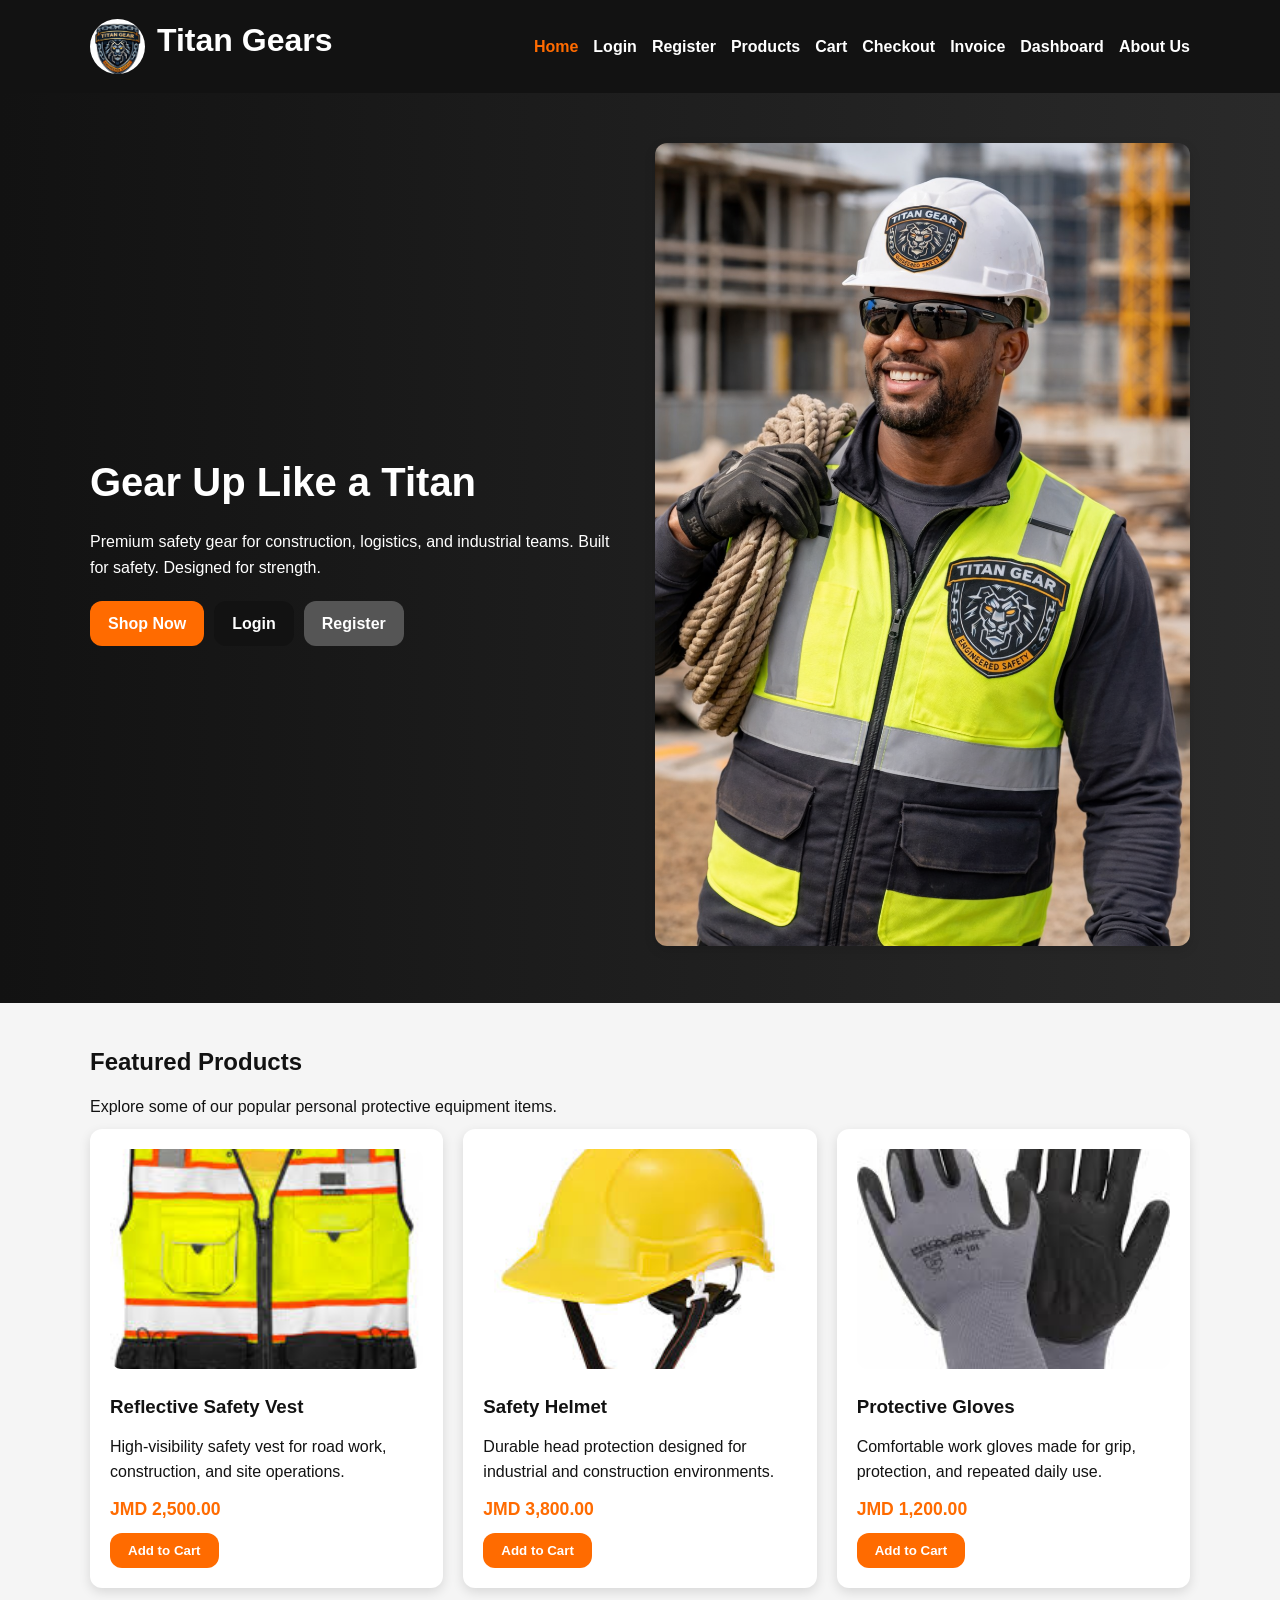
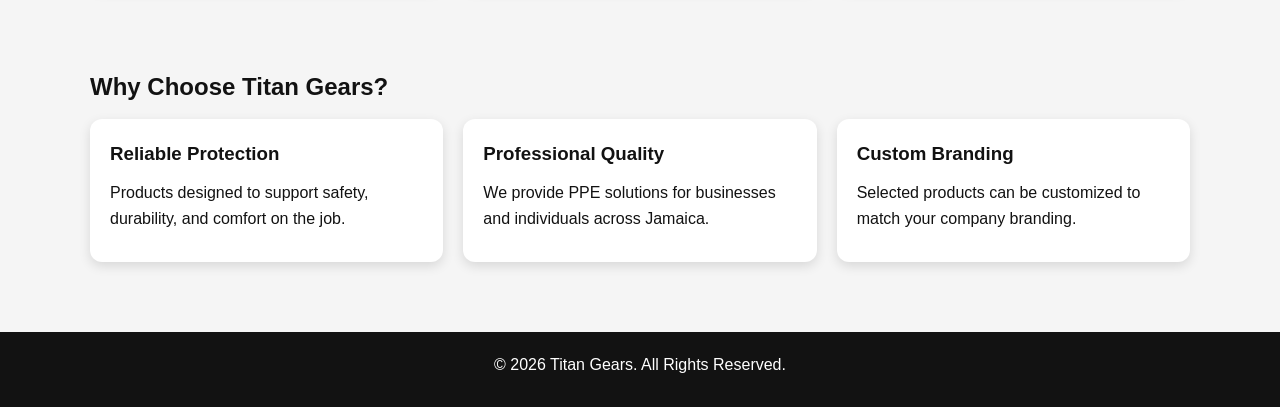
<file: index.html>
<!DOCTYPE html>
<html lang="en">
<head>
    <!-- Home Page -->
    <meta charset="UTF-8">
    <meta name="viewport" content="width=device-width, initial-scale=1.0">
    <title>Titan Gears | Home</title>
    <link rel="stylesheet" href="style.css">
</head>
<body>
    <header>
        <div class="container nav-container">
            <div class="brand">
                <img src="logo.png" alt="Titan Gears logo" class="logo">
                <h1>Titan Gears</h1>
            </div>

            <nav>
                <ul class="nav-links">
                    <li><a href="index.html" class="active">Home</a></li>
                    <li><a href="login.html">Login</a></li>
                    <li><a href="register.html">Register</a></li>
                    <li><a href="products.html">Products</a></li>
                    <li><a href="cart.html">Cart</a></li>
                    <li><a href="checkout.html">Checkout</a></li>
                    <li><a href="invoice.html">Invoice</a></li>
                    <li><a href="dashboard.html">Dashboard</a></li>
                    <li><a href="about.html">About Us</a></li>
                </ul>
            </nav>
        </div>
    </header>

    <main>
        <!-- Hero section -->
        <section class="hero">
            <div class="container hero-content">
                <div class="hero-text">
                    <h2>Gear Up Like a Titan</h2>
                    <p>
                        Premium safety gear for construction, logistics, and industrial teams.
                        Built for safety. Designed for strength.
                    </p>

                    <div class="button-group">
                        <a href="products.html" class="btn">Shop Now</a>
                        <a href="login.html" class="btn btn-dark">Login</a>
                        <a href="register.html" class="btn btn-secondary">Register</a>
                    </div>
                </div>

                <div class="hero-image">
                    <img src="hero.png" alt="Workers wearing Titan Gears safety equipment">
                </div>
            </div>
        </section>

        <!-- Featured products -->
        <section class="featured-products container">
            <h2>Featured Products</h2>
            <p>Explore some of our popular personal protective equipment items.</p>

            <div class="product-grid">
                <article class="product-card">
                    <img src="vest.jpg" alt="Reflective safety vest">
                    <h3>Reflective Safety Vest</h3>
                    <p>High-visibility safety vest for road work, construction, and site operations.</p>
                    <p class="price">JMD 2,500.00</p>
                    <button type="button" class="btn" onclick="addToCart(1)">Add to Cart</button>
                </article>

                <article class="product-card">
                    <img src="helmet.jpg" alt="Industrial safety helmet">
                    <h3>Safety Helmet</h3>
                    <p>Durable head protection designed for industrial and construction environments.</p>
                    <p class="price">JMD 3,800.00</p>
                    <button type="button" class="btn" onclick="addToCart(2)">Add to Cart</button>
                </article>

                <article class="product-card">
                    <img src="gloves.jpg" alt="Protective work gloves">
                    <h3>Protective Gloves</h3>
                    <p>Comfortable work gloves made for grip, protection, and repeated daily use.</p>
                    <p class="price">JMD 1,200.00</p>
                    <button type="button" class="btn" onclick="addToCart(3)">Add to Cart</button>
                </article>
            </div>
        </section>

        <!-- Why choose us -->
        <section class="why-us container">
            <h2>Why Choose Titan Gears?</h2>

            <div class="info-grid">
                <div class="info-box">
                    <h3>Reliable Protection</h3>
                    <p>Products designed to support safety, durability, and comfort on the job.</p>
                </div>

                <div class="info-box">
                    <h3>Professional Quality</h3>
                    <p>We provide PPE solutions for businesses and individuals across Jamaica.</p>
                </div>

                <div class="info-box">
                    <h3>Custom Branding</h3>
                    <p>Selected products can be customized to match your company branding.</p>
                </div>
            </div>
        </section>
    </main>

    <footer>
        <div class="container">
            <p>&copy; 2026 Titan Gears. All Rights Reserved.</p>
        </div>
    </footer>

    <script src="script.js"></script>
</body>
</html>
</file>
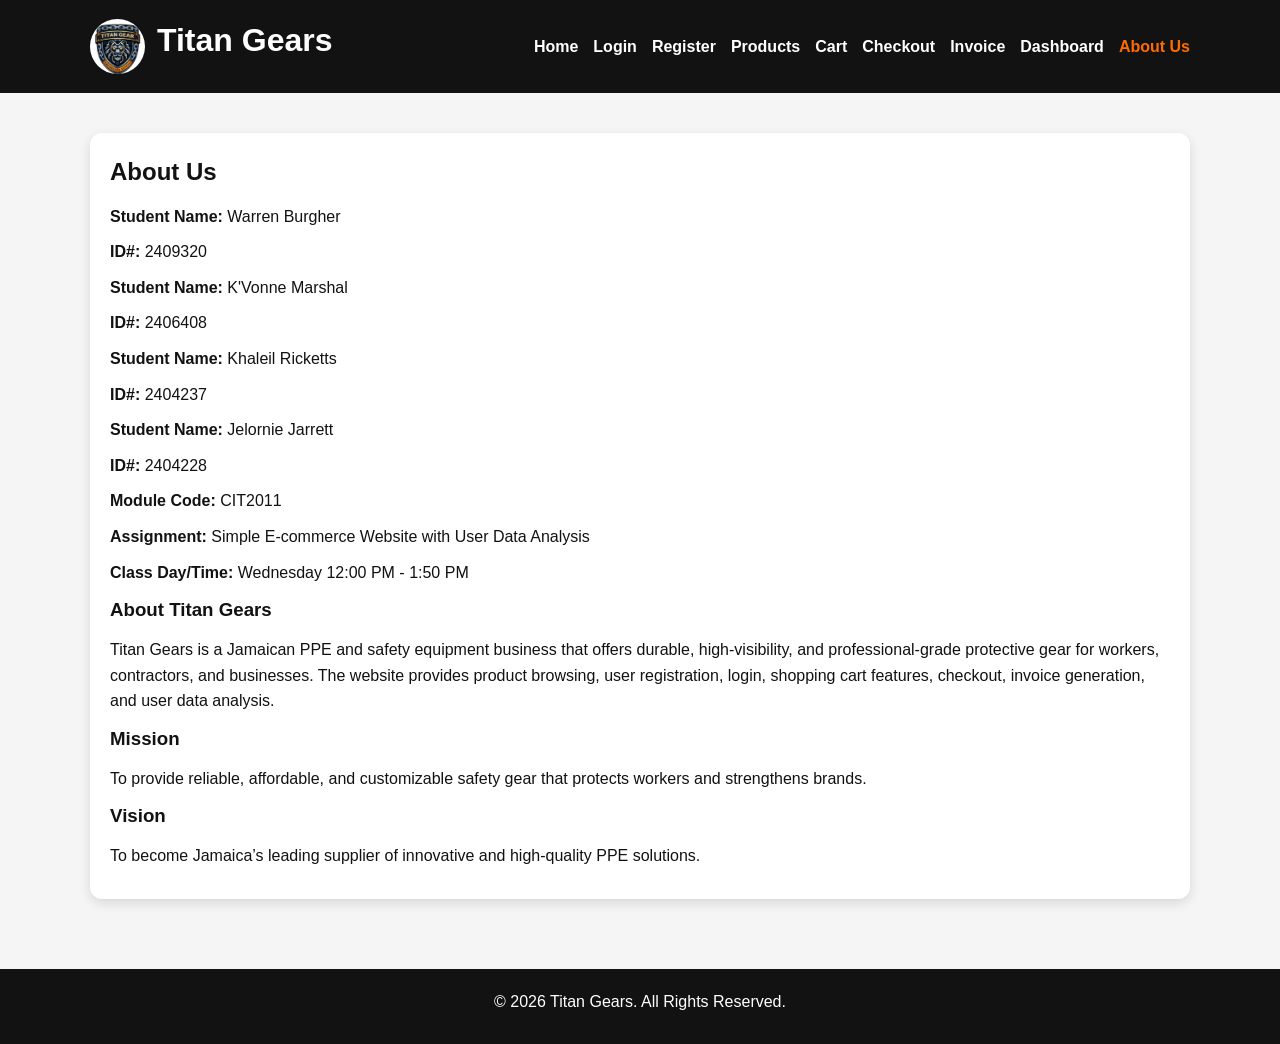
<file: about.html>
<!DOCTYPE html>
<html lang="en">
<head>
    <!-- About Us Page -->
    <meta charset="UTF-8">
    <meta name="viewport" content="width=device-width, initial-scale=1.0">
    <title>Titan Gears | About Us</title>
    <link rel="stylesheet" href="style.css">
</head>
<body>
    <header>
        <div class="container nav-container">
            <div class="brand">
                <img src="logo.png" alt="Titan Gears logo" class="logo">
                <h1>Titan Gears</h1>
            </div>

            <nav>
                <ul class="nav-links">
                    <li><a href="index.html">Home</a></li>
                    <li><a href="login.html">Login</a></li>
                    <li><a href="register.html">Register</a></li>
                    <li><a href="products.html">Products</a></li>
                    <li><a href="cart.html">Cart</a></li>
                    <li><a href="checkout.html">Checkout</a></li>
                    <li><a href="invoice.html">Invoice</a></li>
                    <li><a href="dashboard.html">Dashboard</a></li>
                    <li><a href="about.html" class="active">About Us</a></li>
                </ul>
            </nav>
        </div>
    </header>

    <main class="container page-section">
        <section class="about-box">
            <h2>About Us</h2>

            <p><strong>Student Name:</strong> Warren Burgher</p>
            <p><strong>ID#:</strong> 2409320</p>
            <p><strong>Student Name:</strong> K'Vonne Marshal</p>
            <p><strong>ID#:</strong> 2406408</p>
            <p><strong>Student Name:</strong> Khaleil Ricketts</p>
            <p><strong>ID#:</strong> 2404237</p>
            <p><strong>Student Name:</strong> Jelornie Jarrett</p>
            <p><strong>ID#:</strong> 2404228</p>
           
            <p><strong>Module Code:</strong> CIT2011</p>
            <p><strong>Assignment:</strong> Simple E-commerce Website with User Data Analysis</p>
            <p><strong>Class Day/Time:</strong> Wednesday 12:00 PM - 1:50 PM</p>

            <h3>About Titan Gears</h3>
            <p>
                Titan Gears is a Jamaican PPE and safety equipment business that offers
                durable, high-visibility, and professional-grade protective gear for workers,
                contractors, and businesses. The website provides product browsing, user registration,
                login, shopping cart features, checkout, invoice generation, and user data analysis.
            </p>

            <h3>Mission</h3>
            <p>
                To provide reliable, affordable, and customizable safety gear that protects workers
                and strengthens brands.
            </p>

            <h3>Vision</h3>
            <p>
                To become Jamaica’s leading supplier of innovative and high-quality PPE solutions.
            </p>
        </section>
    </main>

    <footer>
        <div class="container">
            <p>&copy; 2026 Titan Gears. All Rights Reserved.</p>
        </div>
    </footer>

    <script src="script.js"></script>
</body>
</html>
</file>
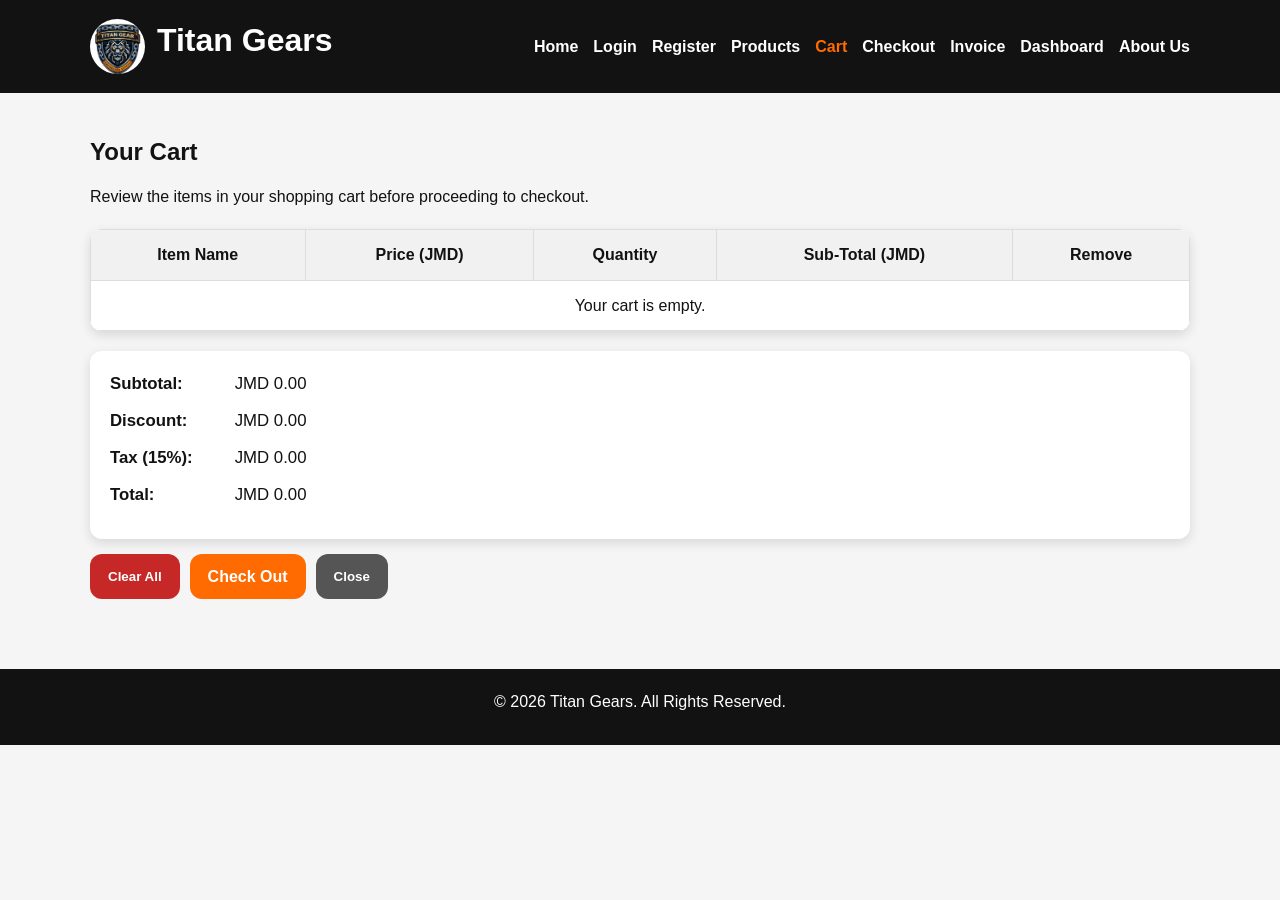
<file: cart.html>
<!DOCTYPE html>
<html lang="en">
<head>
    <!-- Shopping Cart Page -->
    <meta charset="UTF-8">
    <meta name="viewport" content="width=device-width, initial-scale=1.0">
    <title>Titan Gears | Cart</title>
    <link rel="stylesheet" href="style.css">
</head>
<body>
    <header>
        <div class="container nav-container">
            <div class="brand">
                <img src="logo.png" alt="Titan Gears logo" class="logo">
                <h1>Titan Gears</h1>
            </div>

            <nav>
                <ul class="nav-links">
                    <li><a href="index.html">Home</a></li>
                    <li><a href="login.html">Login</a></li>
                    <li><a href="register.html">Register</a></li>
                    <li><a href="products.html">Products</a></li>
                    <li><a href="cart.html" class="active">Cart</a></li>
                    <li><a href="checkout.html">Checkout</a></li>
                    <li><a href="invoice.html">Invoice</a></li>
                    <li><a href="dashboard.html">Dashboard</a></li>
                    <li><a href="about.html">About Us</a></li>
                </ul>
            </nav>
        </div>
    </header>

    <main class="container page-section">
        <section>
            <h2>Your Cart</h2>
            <p>Review the items in your shopping cart before proceeding to checkout.</p>
        </section>

        <section>
            <table class="cart-table">
                <thead>
                    <tr>
                        <th>Item Name</th>
                        <th>Price (JMD)</th>
                        <th>Quantity</th>
                        <th>Sub-Total (JMD)</th>
                        <th>Remove</th>
                    </tr>
                </thead>
                <tbody id="cart-items"></tbody>
            </table>
        </section>

        <section class="cart-summary">
            <p class="summary-line"><strong>Subtotal:</strong> JMD <span id="subtotal">0.00</span></p>
            <p class="summary-line"><strong>Discount:</strong> JMD <span id="discount">0.00</span></p>
            <p class="summary-line"><strong>Tax (15%):</strong> JMD <span id="tax">0.00</span></p>
            <p class="summary-line"><strong>Total:</strong> JMD <span id="total">0.00</span></p>
        </section>

        <section class="button-group">
            <button type="button" class="btn btn-danger" onclick="clearCart()">Clear All</button>
            <a href="checkout.html" class="btn">Check Out</a>
            <button type="button" class="btn btn-secondary" onclick="closeCart()">Close</button>
        </section>
    </main>

    <footer>
        <div class="container">
            <p>&copy; 2026 Titan Gears. All Rights Reserved.</p>
        </div>
    </footer>

    <script src="script.js"></script>
</body>
</html>
</file>
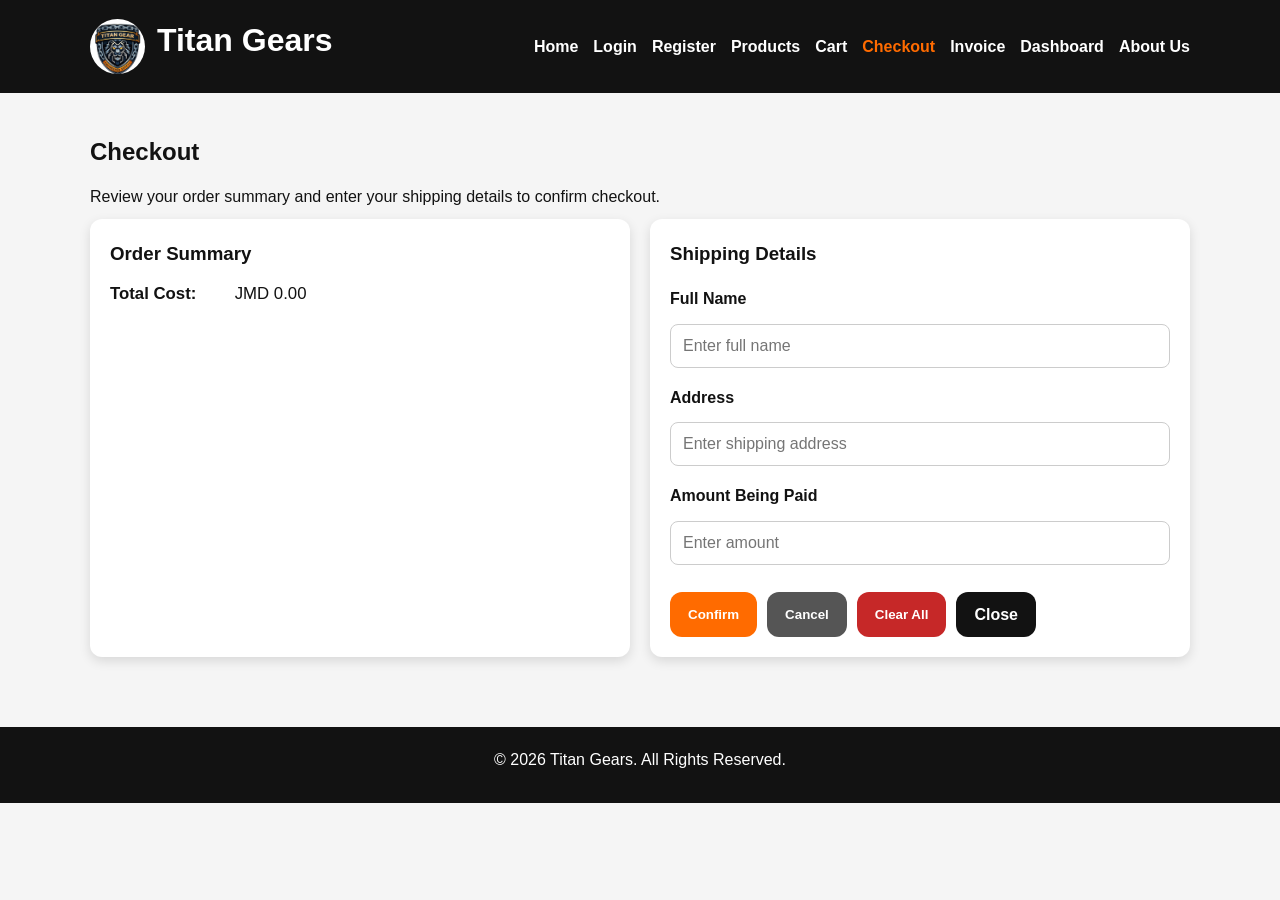
<file: checkout.html>
<!DOCTYPE html>
<html lang="en">
<head>
    <!-- Checkout Page -->
    <meta charset="UTF-8">
    <meta name="viewport" content="width=device-width, initial-scale=1.0">
    <title>Titan Gears | Checkout</title>
    <link rel="stylesheet" href="style.css">
</head>
<body>
    <header>
        <div class="container nav-container">
            <div class="brand">
                <img src="logo.png" alt="Titan Gears logo" class="logo">
                <h1>Titan Gears</h1>
            </div>

            <nav>
                <ul class="nav-links">
                    <li><a href="index.html">Home</a></li>
                    <li><a href="login.html">Login</a></li>
                    <li><a href="register.html">Register</a></li>
                    <li><a href="products.html">Products</a></li>
                    <li><a href="cart.html">Cart</a></li>
                    <li><a href="checkout.html" class="active">Checkout</a></li>
                    <li><a href="invoice.html">Invoice</a></li>
                    <li><a href="dashboard.html">Dashboard</a></li>
                    <li><a href="about.html">About Us</a></li>
                </ul>
            </nav>
        </div>
    </header>

    <main class="container page-section">
        <section>
            <h2>Checkout</h2>
            <p>Review your order summary and enter your shipping details to confirm checkout.</p>
        </section>

        <section class="checkout-layout">
            <div class="checkout-box">
                <h3>Order Summary</h3>
                <p class="summary-line"><strong>Total Cost:</strong> JMD <span id="checkout-total">0.00</span></p>
            </div>

            <div class="form-box">
                <h3>Shipping Details</h3>

                <form id="checkoutForm">
                    <label for="fullName">Full Name</label>
                    <input type="text" id="fullName" placeholder="Enter full name" required>

                    <label for="address">Address</label>
                    <input type="text" id="address" placeholder="Enter shipping address" required>

                    <label for="amountPaid">Amount Being Paid</label>
                    <input type="number" id="amountPaid" placeholder="Enter amount" required>

                    <div class="button-group">
                        <button type="button" class="btn" onclick="confirmOrder()">Confirm</button>
                        <button type="button" class="btn btn-secondary" onclick="cancelOrder()">Cancel</button>
                        <button type="button" class="btn btn-danger" onclick="clearCart()">Clear All</button>
                        <a href="cart.html" class="btn btn-dark">Close</a>
                    </div>
                </form>
            </div>
        </section>
    </main>

    <footer>
        <div class="container">
            <p>&copy; 2026 Titan Gears. All Rights Reserved.</p>
        </div>
    </footer>

    <script src="script.js"></script>
</body>
</html>
</file>
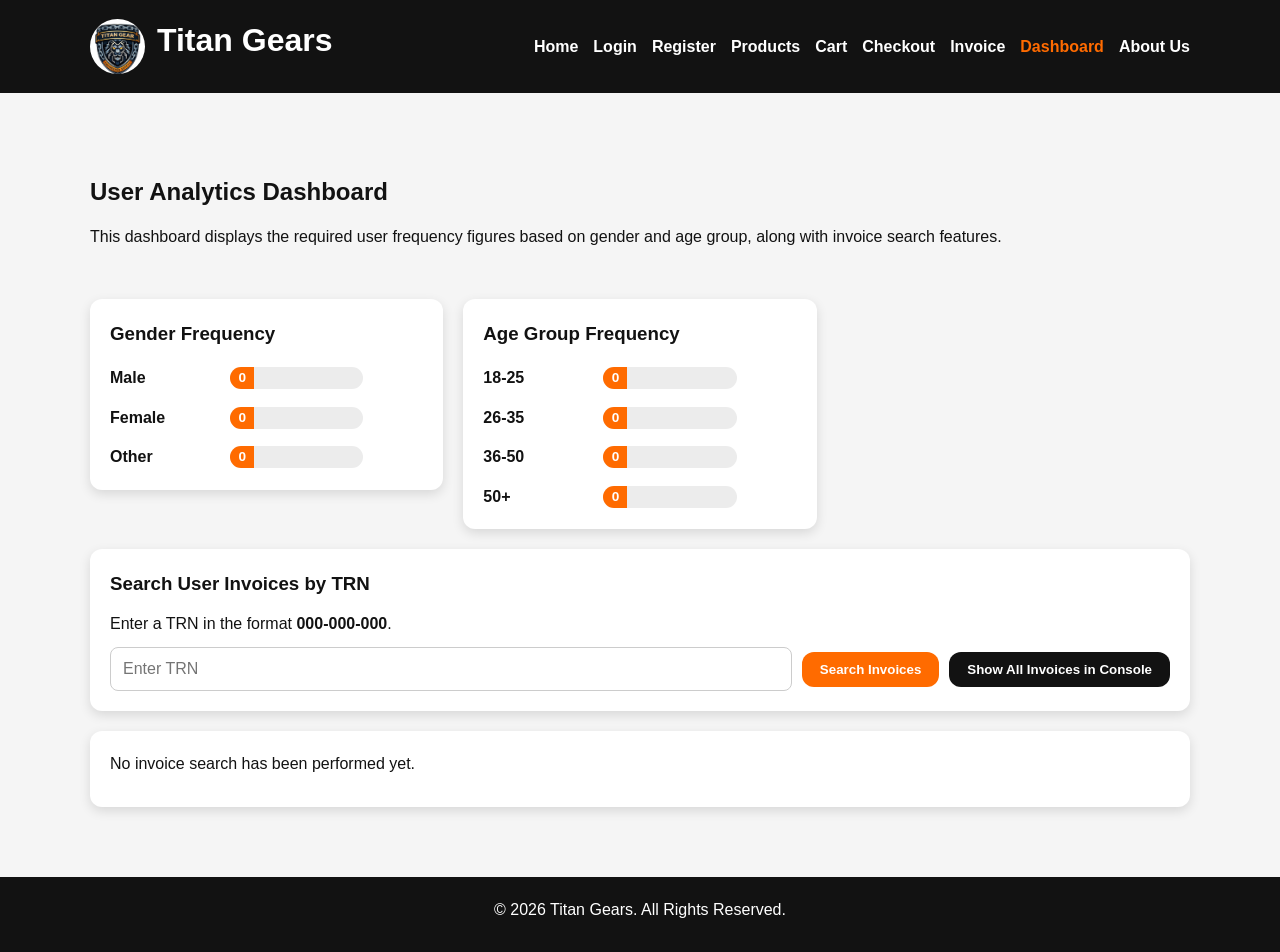
<file: dashboard.html>
<!DOCTYPE html>
<html lang="en">
<head>
    <!-- Dashboard Page: User Frequency + Invoice Search -->
    <meta charset="UTF-8">
    <meta name="viewport" content="width=device-width, initial-scale=1.0">
    <title>Titan Gears | Dashboard</title>
    <link rel="stylesheet" href="style.css">
</head>
<body>
    <header>
        <div class="container nav-container">
            <div class="brand">
                <img src="logo.png" alt="Titan Gears logo" class="logo">
                <h1>Titan Gears</h1>
            </div>

            <nav>
                <ul class="nav-links">
                    <li><a href="index.html">Home</a></li>
                    <li><a href="login.html">Login</a></li>
                    <li><a href="register.html">Register</a></li>
                    <li><a href="products.html">Products</a></li>
                    <li><a href="cart.html">Cart</a></li>
                    <li><a href="checkout.html">Checkout</a></li>
                    <li><a href="invoice.html">Invoice</a></li>
                    <li><a href="dashboard.html" class="active">Dashboard</a></li>
                    <li><a href="about.html">About Us</a></li>
                </ul>
            </nav>
        </div>
    </header>

    <main class="container dashboard-section">
        <section class="page-section">
            <h2>User Analytics Dashboard</h2>
            <p>
                This dashboard displays the required user frequency figures based on
                gender and age group, along with invoice search features.
            </p>
        </section>

        <section class="dashboard-grid">
            <div id="gender-frequency"></div>
            <div id="age-frequency"></div>
        </section>

        <section class="search-box">
            <h3>Search User Invoices by TRN</h3>
            <p>Enter a TRN in the format <strong>000-000-000</strong>.</p>

            <div class="search-row">
                <input type="text" id="searchTrn" placeholder="Enter TRN">
                <button type="button" class="btn" onclick="getUserInvoices()">Search Invoices</button>
                <button type="button" class="btn btn-dark" onclick="showInvoices()">Show All Invoices in Console</button>
            </div>
        </section>

        <section id="user-invoices" class="output-box">
            <p>No invoice search has been performed yet.</p>
        </section>
    </main>

    <footer>
        <div class="container">
            <p>&copy; 2026 Titan Gears. All Rights Reserved.</p>
        </div>
    </footer>

    <script src="script.js"></script>
</body>
</html>
</file>
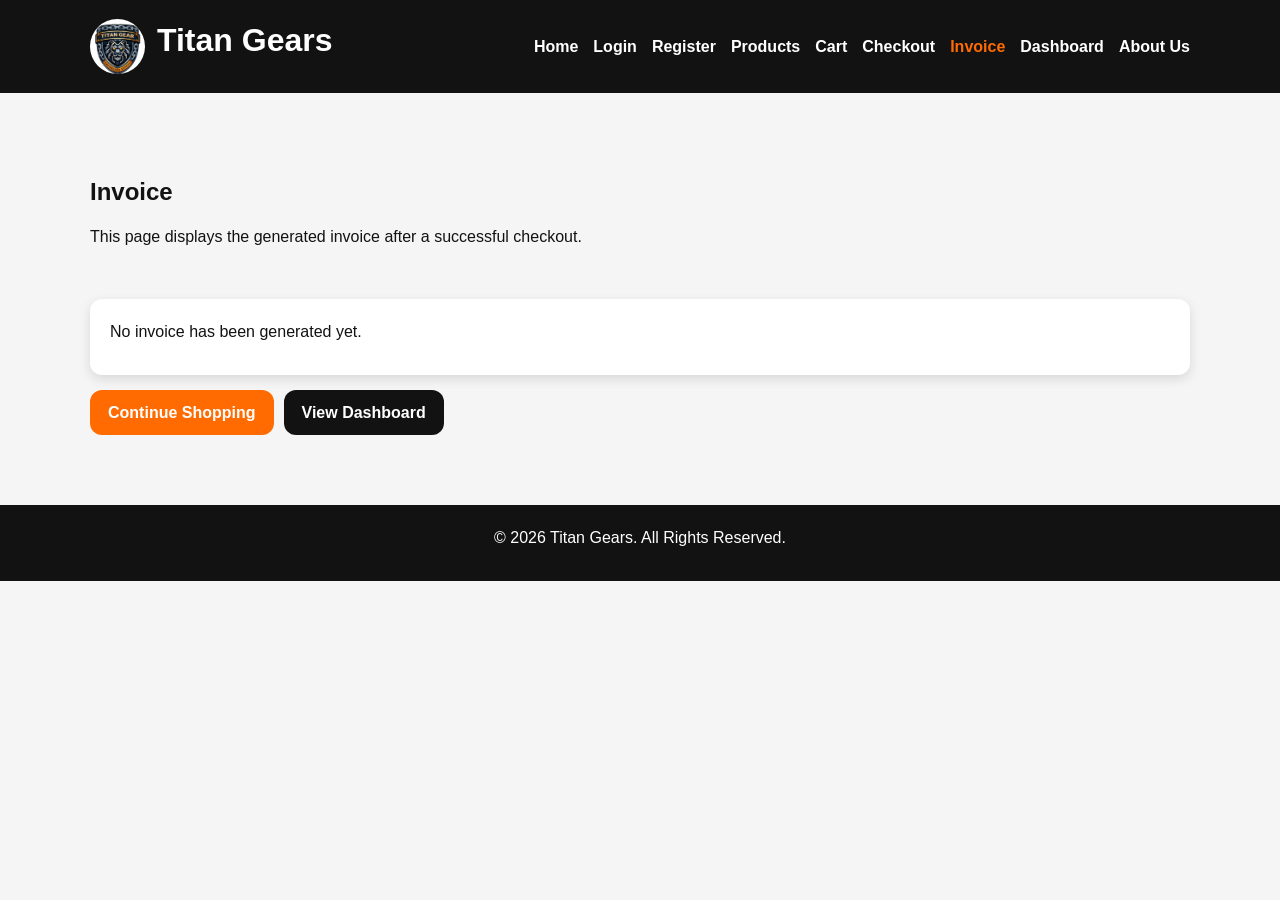
<file: invoice.html>
<!DOCTYPE html>
<html lang="en">
<head>
    <!-- Invoice Page -->
    <meta charset="UTF-8">
    <meta name="viewport" content="width=device-width, initial-scale=1.0">
    <title>Titan Gears | Invoice</title>
    <link rel="stylesheet" href="style.css">
</head>
<body>
    <header>
        <div class="container nav-container">
            <div class="brand">
                <img src="logo.png" alt="Titan Gears logo" class="logo">
                <h1>Titan Gears</h1>
            </div>

            <nav>
                <ul class="nav-links">
                    <li><a href="index.html">Home</a></li>
                    <li><a href="login.html">Login</a></li>
                    <li><a href="register.html">Register</a></li>
                    <li><a href="products.html">Products</a></li>
                    <li><a href="cart.html">Cart</a></li>
                    <li><a href="checkout.html">Checkout</a></li>
                    <li><a href="invoice.html" class="active">Invoice</a></li>
                    <li><a href="dashboard.html">Dashboard</a></li>
                    <li><a href="about.html">About Us</a></li>
                </ul>
            </nav>
        </div>
    </header>

    <main class="container invoice-section">
        <section class="page-section">
            <h2>Invoice</h2>
            <p>
                This page displays the generated invoice after a successful checkout.
            </p>
        </section>

        <section id="invoice-container" class="invoice-box">
            <p>No invoice has been generated yet.</p>
        </section>

        <section class="button-group">
            <a href="products.html" class="btn">Continue Shopping</a>
            <a href="dashboard.html" class="btn btn-dark">View Dashboard</a>
        </section>
    </main>

    <footer>
        <div class="container">
            <p>&copy; 2026 Titan Gears. All Rights Reserved.</p>
        </div>
    </footer>

    <script src="script.js"></script>
</body>
</html>
</file>
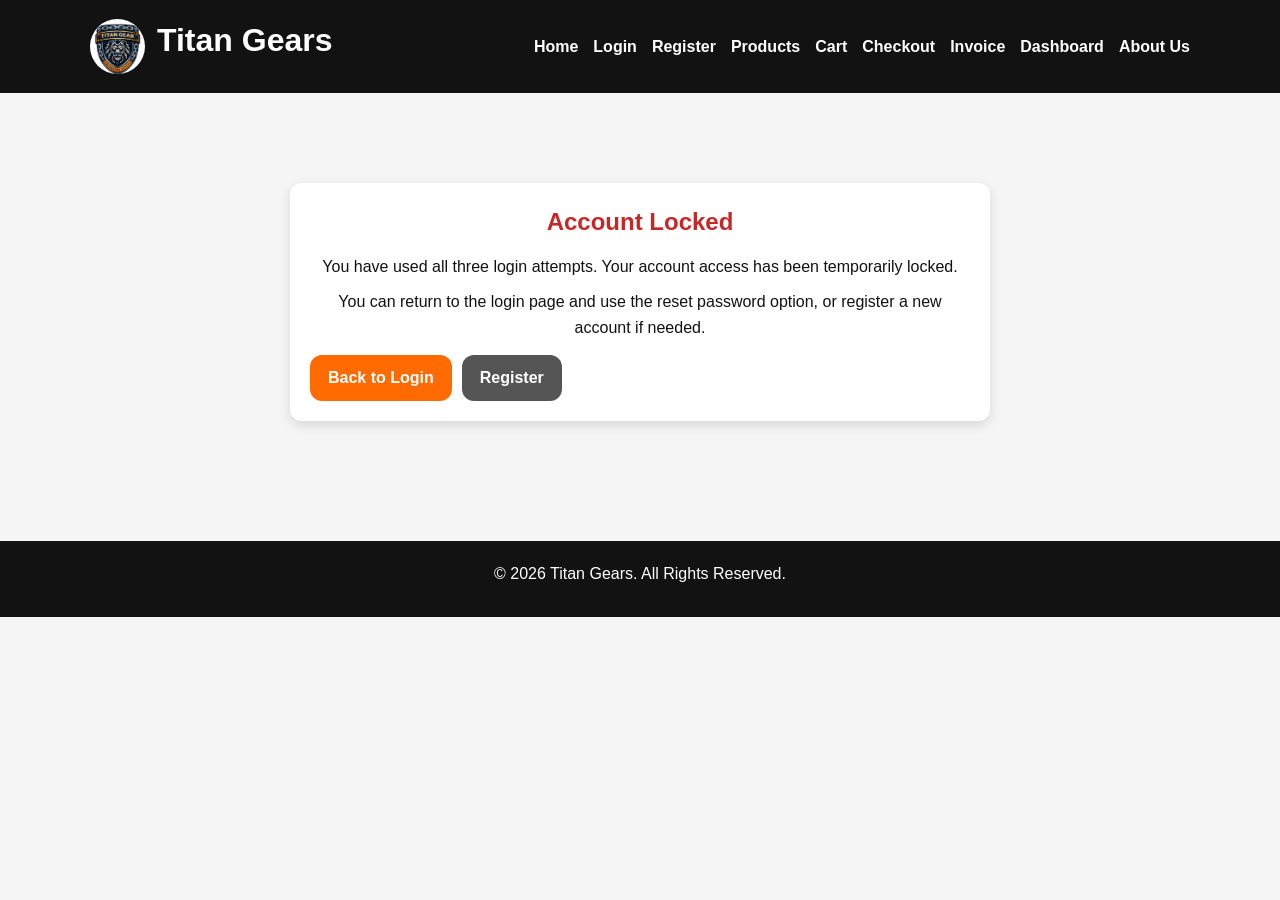
<file: locked.html>
<!DOCTYPE html>
<html lang="en">
<head>
    <!-- Account Locked Page -->
    <meta charset="UTF-8">
    <meta name="viewport" content="width=device-width, initial-scale=1.0">
    <title>Titan Gears | Account Locked</title>
    <link rel="stylesheet" href="style.css">
</head>
<body>
    <header>
        <div class="container nav-container">
            <div class="brand">
                <img src="logo.png" alt="Titan Gears logo" class="logo">
                <h1>Titan Gears</h1>
            </div>

            <nav>
                <ul class="nav-links">
                    <li><a href="index.html">Home</a></li>
                    <li><a href="login.html">Login</a></li>
                    <li><a href="register.html">Register</a></li>
                    <li><a href="products.html">Products</a></li>
                    <li><a href="cart.html">Cart</a></li>
                    <li><a href="checkout.html">Checkout</a></li>
                    <li><a href="invoice.html">Invoice</a></li>
                    <li><a href="dashboard.html">Dashboard</a></li>
                    <li><a href="about.html">About Us</a></li>
                </ul>
            </nav>
        </div>
    </header>

    <main class="container page-section">
        <section class="locked-box">
            <h2>Account Locked</h2>
            <p>
                You have used all three login attempts.
                Your account access has been temporarily locked.
            </p>
            <p>
                You can return to the login page and use the reset password option,
                or register a new account if needed.
            </p>

            <div class="button-group">
                <a href="login.html" class="btn">Back to Login</a>
                <a href="register.html" class="btn btn-secondary">Register</a>
            </div>
        </section>
    </main>

    <footer>
        <div class="container">
            <p>&copy; 2026 Titan Gears. All Rights Reserved.</p>
        </div>
    </footer>

    <script src="script.js"></script>
</body>
</html>
</file>
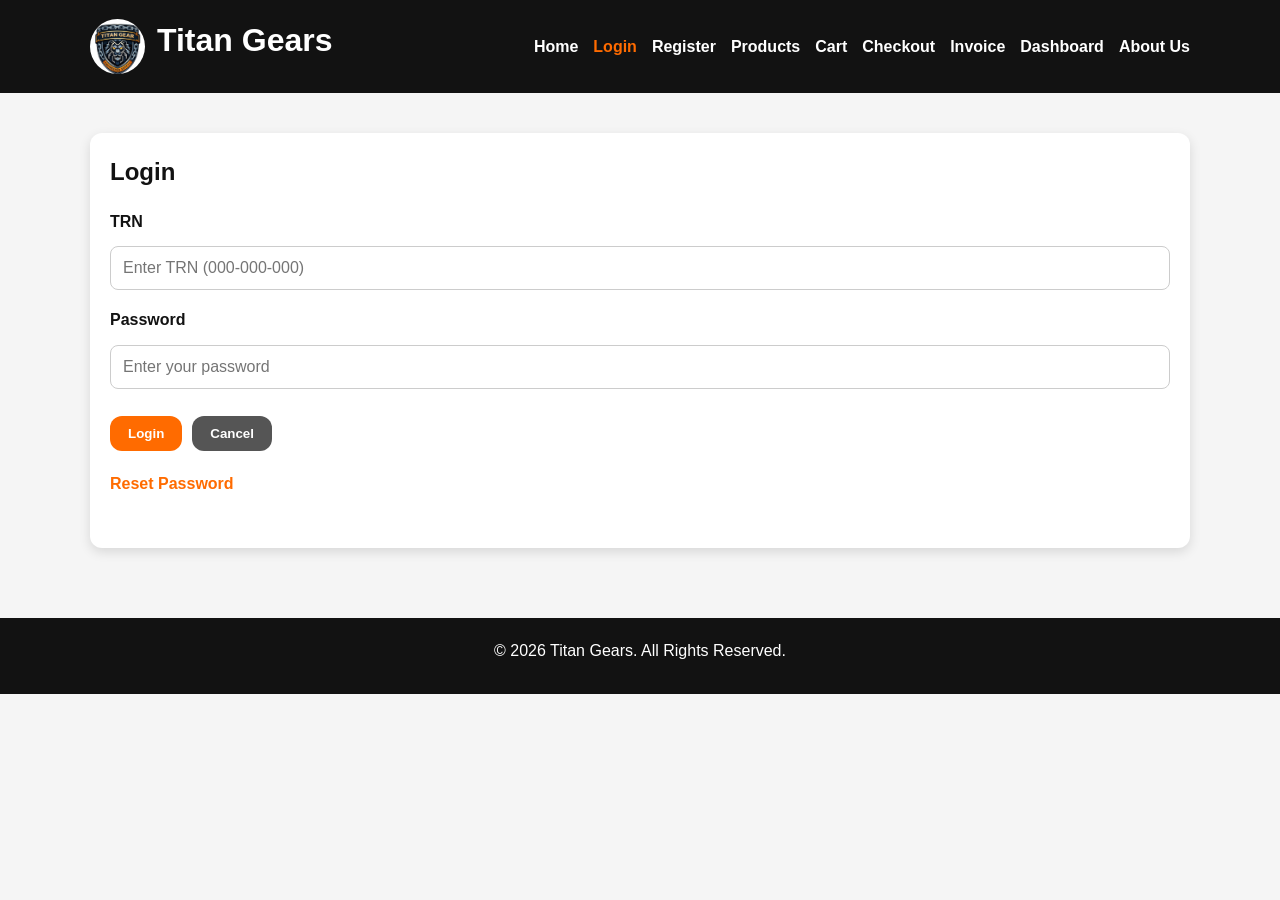
<file: login.html>
<!DOCTYPE html>
<html lang="en">
<head>
    <!-- Q1(b): Login Page -->
    <meta charset="UTF-8">
    <meta name="viewport" content="width=device-width, initial-scale=1.0">
    <title>Titan Gears | Login</title>
    <link rel="stylesheet" href="style.css">
</head>
<body>
    <header>
        <div class="container nav-container">
            <div class="brand">
                <img src="logo.png" alt="Titan Gears logo" class="logo">
                <h1>Titan Gears</h1>
            </div>

            <nav>
                <ul class="nav-links">
                    <li><a href="index.html">Home</a></li>
                    <li><a href="login.html" class="active">Login</a></li>
                    <li><a href="register.html">Register</a></li>
                    <li><a href="products.html">Products</a></li>
                    <li><a href="cart.html">Cart</a></li>
                    <li><a href="checkout.html">Checkout</a></li>
                    <li><a href="invoice.html">Invoice</a></li>
                    <li><a href="dashboard.html">Dashboard</a></li>
                    <li><a href="about.html">About Us</a></li>
                </ul>
            </nav>
        </div>
    </header>

    <main class="container page-section">
        <section class="form-box">
            <h2>Login</h2>

            <form id="loginForm">
                <label for="trnLogin">TRN</label>
                <input
                    type="text"
                    id="trnLogin"
                    placeholder="Enter TRN (000-000-000)"
                    maxlength="11"
                    required
                >

                <label for="passwordLogin">Password</label>
                <input
                    type="password"
                    id="passwordLogin"
                    placeholder="Enter your password"
                    required
                >

                <div class="button-group">
                    <button type="button" class="btn" onclick="validateLogin()">Login</button>
                    <button type="reset" class="btn btn-secondary">Cancel</button>
                </div>

                <a href="#" class="reset-link" onclick="resetPassword()">Reset Password</a>

                <p id="loginMessage" class="form-message"></p>
            </form>
        </section>
    </main>

    <footer>
        <div class="container">
            <p>&copy; 2026 Titan Gears. All Rights Reserved.</p>
        </div>
    </footer>

    <script src="script.js"></script>
</body>
</html>
</file>
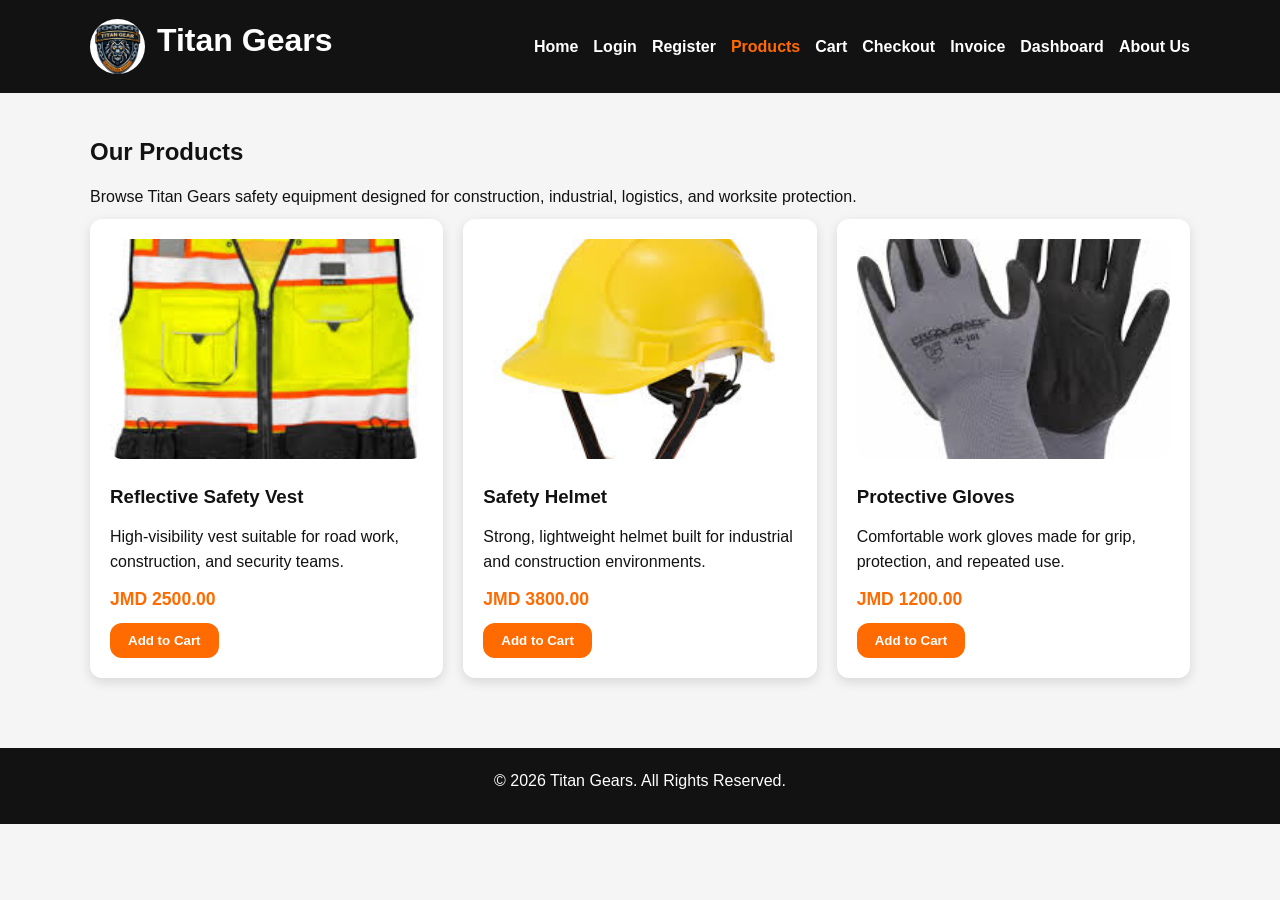
<file: products.html>
<!DOCTYPE html>
<html lang="en">
<head>
    <!-- Product Catalogue Page -->
    <meta charset="UTF-8">
    <meta name="viewport" content="width=device-width, initial-scale=1.0">
    <title>Titan Gears | Products</title>
    <link rel="stylesheet" href="style.css">
</head>
<body>
    <header>
        <div class="container nav-container">
            <div class="brand">
                <img src="logo.png" alt="Titan Gears logo" class="logo">
                <h1>Titan Gears</h1>
            </div>

            <nav>
                <ul class="nav-links">
                    <li><a href="index.html">Home</a></li>
                    <li><a href="login.html">Login</a></li>
                    <li><a href="register.html">Register</a></li>
                    <li><a href="products.html" class="active">Products</a></li>
                    <li><a href="cart.html">Cart</a></li>
                    <li><a href="checkout.html">Checkout</a></li>
                    <li><a href="invoice.html">Invoice</a></li>
                    <li><a href="dashboard.html">Dashboard</a></li>
                    <li><a href="about.html">About Us</a></li>
                </ul>
            </nav>
        </div>
    </header>

    <main class="container page-section">
        <section>
            <h2>Our Products</h2>
            <p>
                Browse Titan Gears safety equipment designed for construction,
                industrial, logistics, and worksite protection.
            </p>
        </section>

        <section>
            <div id="product-grid" class="product-grid"></div>
        </section>
    </main>

    <footer>
        <div class="container">
            <p>&copy; 2026 Titan Gears. All Rights Reserved.</p>
        </div>
    </footer>

    <script src="script.js"></script>
</body>
</html>
</file>
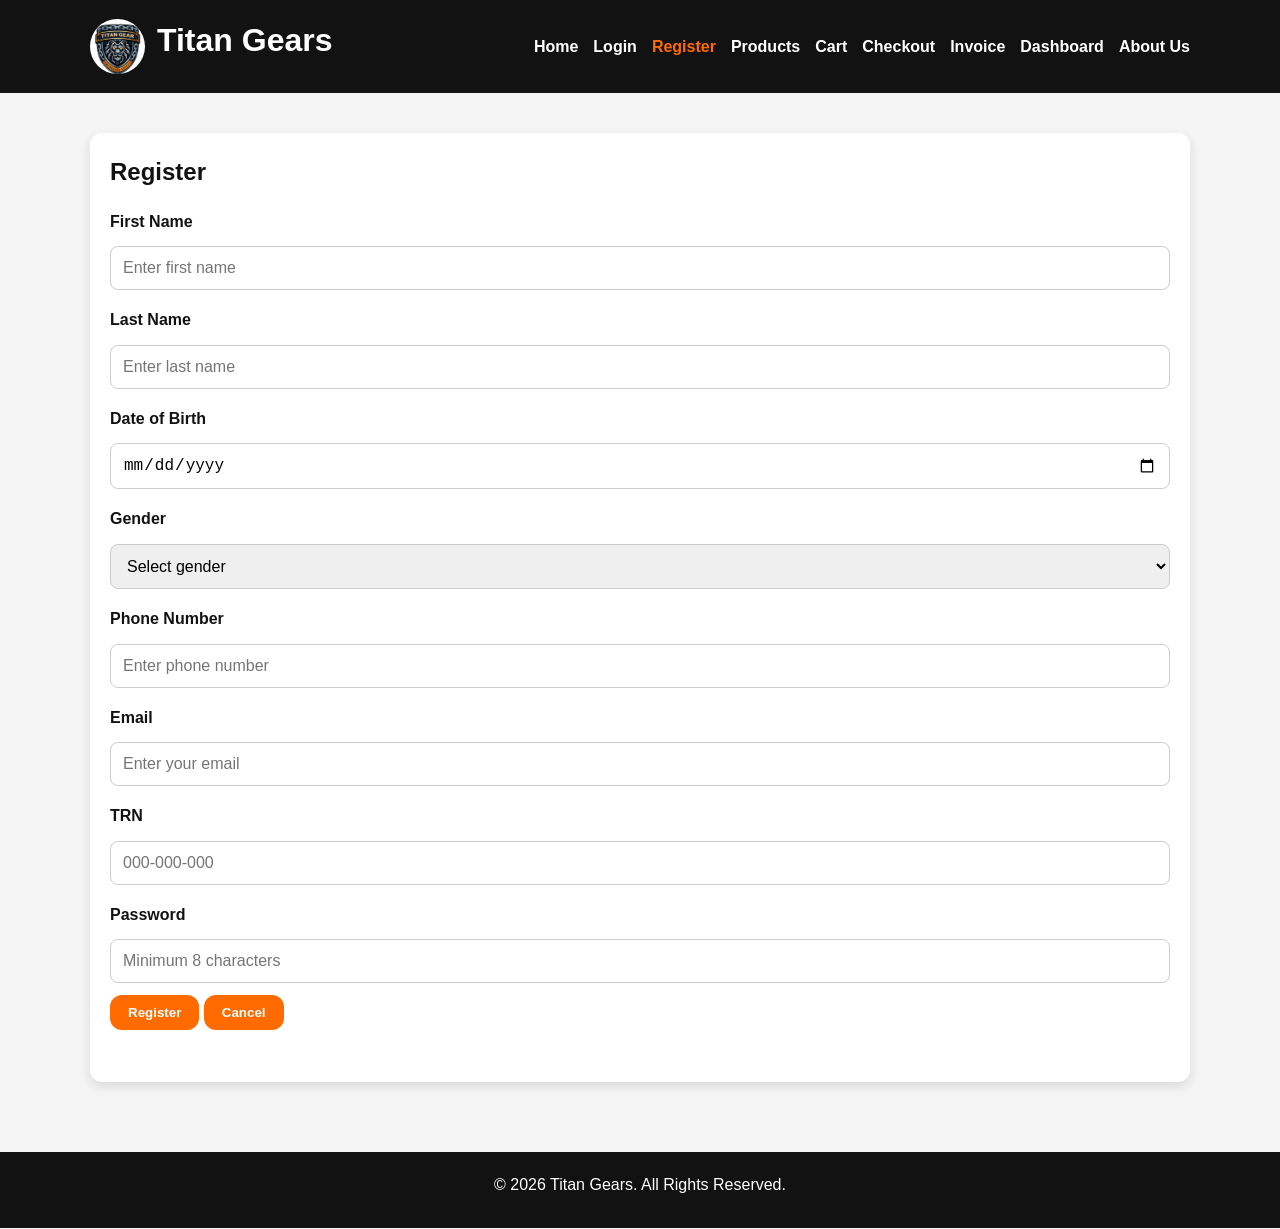
<file: register.html>
<!DOCTYPE html>
<html lang="en">
<head>
    <!-- Q1(a): Registration Page -->
    <meta charset="UTF-8">
    <meta name="viewport" content="width=device-width, initial-scale=1.0">
    <title>Titan Gears | Register</title>
    <link rel="stylesheet" href="style.css">
</head>
<body>
    <header>
        <div class="container nav-container">
            <div class="brand">
                <img src="logo.png" alt="Titan Gears logo" class="logo">
                <h1>Titan Gears</h1>
            </div>

            <nav>
                <ul class="nav-links">
                    <li><a href="index.html">Home</a></li>
                    <li><a href="login.html">Login</a></li>
                    <li><a href="register.html" class="active">Register</a></li>
                    <li><a href="products.html">Products</a></li>
                    <li><a href="cart.html">Cart</a></li>
                    <li><a href="checkout.html">Checkout</a></li>
                    <li><a href="invoice.html">Invoice</a></li>
                    <li><a href="dashboard.html">Dashboard</a></li>
                    <li><a href="about.html">About Us</a></li>
                </ul>
            </nav>
        </div>
    </header>

    <main class="container page-section">
        <section class="form-box">
            <h2>Register</h2>

            <form id="registerForm">
                <label for="firstName">First Name</label>
                <input type="text" id="firstName" placeholder="Enter first name" required>

                <label for="lastName">Last Name</label>
                <input type="text" id="lastName" placeholder="Enter last name" required>

                <label for="dob">Date of Birth</label>
                <input type="date" id="dob" required>

                <label for="gender">Gender</label>
                <select id="gender" required>
                    <option value="">Select gender</option>
                    <option value="Male">Male</option>
                    <option value="Female">Female</option>
                    <option value="Other">Other</option>
                </select>

                <label for="phone">Phone Number</label>
                <input type="tel" id="phone" placeholder="Enter phone number" required>

                <label for="emailReg">Email</label>
                <input type="email" id="emailReg" placeholder="Enter your email" required>

                <label for="trn">TRN</label>
                <input type="text" id="trn" placeholder="000-000-000" maxlength="11" required>

                <label for="passwordReg">Password</label>
                <input type="password" id="passwordReg" placeholder="Minimum 8 characters" required>

                <div class="button-row">
                    <button type="button" class="btn" onclick="validateRegister()">Register</button>
                    <button type="reset" class="btn btn-cancel">Cancel</button>
                </div>

                <p id="registerMessage" class="form-message"></p>
            </form>
        </section>
    </main>

    <footer>
        <div class="container">
            <p>&copy; 2026 Titan Gears. All Rights Reserved.</p>
        </div>
    </footer>

    <script src="script.js"></script>
</body>
</html>
</file>
<file: style.css>
/* =========================================================
   TITAN GEARS - MAIN STYLESHEET
   Module: CIT2011
   Covers:
   - theme consistency
   - responsive layout
   - forms
   - product grid
   - cart
   - checkout
   - invoice
   - dashboard frequency figures
========================================================= */

/* Q: CSS Variables, theme consistency, reusable classes */
:root {
    --primary: #ff6b00;
    --dark: #121212;
    --grey: #6b7280;
    --light: #f5f5f5;
    --white: #ffffff;
    --danger: #c62828;
    --secondary: #555555;
    --success: #1b8a3d;
    --border: #dddddd;
    --radius: 12px;
    --shadow: 0 4px 12px rgba(0, 0, 0, 0.12);
    --font-main: Arial, Helvetica, sans-serif;
}

/* Element selector */
* {
    box-sizing: border-box;
    margin: 0;
    padding: 0;
}

html {
    scroll-behavior: smooth;
}

body {
    font-family: var(--font-main);
    background-color: var(--light);
    color: var(--dark);
    line-height: 1.6;
}

/* Class selector */
.container {
    width: 90%;
    max-width: 1100px;
    margin: auto;
}

.page-section,
.featured-products,
.why-us,
.dashboard-section,
.invoice-section {
    padding: 40px 0;
}

h1, h2, h3, h4 {
    margin-bottom: 12px;
}

p {
    margin-bottom: 10px;
}

/* =========================================================
   HEADER / NAVIGATION
========================================================= */

header {
    background-color: var(--dark);
    color: var(--white);
    padding: 15px 0;
}

.nav-container {
    display: flex;
    justify-content: space-between;
    align-items: center;
    gap: 20px;
    flex-wrap: wrap;
}

.brand {
    display: flex;
    align-items: center;
    gap: 12px;
}

.logo {
    width: 55px;
    height: 55px;
    object-fit: cover;
    border-radius: 50%;
}

.nav-links {
    list-style: none;
    display: flex;
    gap: 15px;
    flex-wrap: wrap;
}

/* Descendant selector */
.nav-links li a {
    color: var(--white);
    text-decoration: none;
    font-weight: bold;
}

/* Pseudo-class selector */
.nav-links li a:hover,
.nav-links li a.active {
    color: var(--primary);
}

/* =========================================================
   HERO
========================================================= */

.hero {
    padding: 50px 0;
    background: linear-gradient(to right, #121212, #2a2a2a);
    color: var(--white);
}

.hero-content {
    display: grid;
    grid-template-columns: 1fr 1fr;
    gap: 30px;
    align-items: center;
}

.hero-image img {
    width: 100%;
    border-radius: var(--radius);
    box-shadow: var(--shadow);
}

.hero-text h2 {
    font-size: 2.3rem;
    margin-bottom: 15px;
}

.hero-text p {
    margin-bottom: 20px;
    max-width: 520px;
}

/* =========================================================
   BUTTONS
========================================================= */

.btn {
    display: inline-block;
    background-color: var(--primary);
    color: var(--white);
    padding: 10px 18px;
    border: none;
    border-radius: var(--radius);
    cursor: pointer;
    text-decoration: none;
    font-weight: bold;
    transition: 0.3s ease;
}

.btn:hover {
    opacity: 0.9;
}

.btn-danger {
    background-color: var(--danger);
}

.btn-secondary {
    background-color: var(--secondary);
}

.btn-dark {
    background-color: var(--dark);
}

.btn-success {
    background-color: var(--success);
}

.button-group {
    display: flex;
    gap: 10px;
    flex-wrap: wrap;
    margin-top: 15px;
}

/* Small action buttons used in cart */
.qty-btn,
.remove-btn {
    border: none;
    border-radius: 8px;
    padding: 6px 10px;
    cursor: pointer;
    font-weight: bold;
}

.qty-btn {
    background-color: var(--dark);
    color: var(--white);
}

.remove-btn {
    background-color: var(--danger);
    color: var(--white);
}

/* =========================================================
   PRODUCT GRID / CARDS
========================================================= */

.product-grid,
.info-grid,
.dashboard-grid {
    display: grid;
    grid-template-columns: repeat(3, 1fr);
    gap: 20px;
}

.product-card,
.info-box,
.form-box,
.about-box,
.checkout-box,
.invoice-box,
.dashboard-card,
.locked-box,
.chart-box,
.search-box,
.output-box {
    background-color: var(--white);
    padding: 20px;
    border-radius: var(--radius);
    box-shadow: var(--shadow);
}

.product-card img {
    width: 100%;
    height: 220px;
    object-fit: cover;
    border-radius: var(--radius);
    margin-bottom: 15px;
}

.price {
    font-weight: bold;
    color: var(--primary);
    margin: 10px 0;
    font-size: 1.1rem;
}

/* =========================================================
   FORMS
========================================================= */

form {
    display: flex;
    flex-direction: column;
    gap: 12px;
}

label {
    font-weight: bold;
    margin-top: 5px;
}

input,
select,
textarea {
    padding: 12px;
    border: 1px solid #ccc;
    border-radius: 8px;
    font-size: 1rem;
    width: 100%;
}

input:focus,
select:focus,
textarea:focus {
    outline: 2px solid rgba(255, 107, 0, 0.18);
    border-color: var(--primary);
}

.form-message {
    margin-top: 10px;
    font-weight: bold;
}

.form-help {
    font-size: 0.9rem;
    color: var(--grey);
}

.reset-link {
    color: var(--primary);
    text-decoration: none;
    font-weight: bold;
    margin-top: 8px;
    display: inline-block;
}

.reset-link:hover {
    text-decoration: underline;
}

/* =========================================================
   TABLES / CART / INVOICE
========================================================= */

.cart-table,
.invoice-table {
    width: 100%;
    border-collapse: collapse;
    margin-top: 20px;
    background-color: var(--white);
    box-shadow: var(--shadow);
    overflow: hidden;
    border-radius: var(--radius);
}

.cart-table th,
.cart-table td,
.invoice-table th,
.invoice-table td {
    border: 1px solid var(--border);
    padding: 12px;
    text-align: center;
}

.cart-table th,
.invoice-table th {
    background-color: #f1f1f1;
}

.cart-summary,
.invoice-summary {
    margin-top: 20px;
    background-color: var(--white);
    padding: 20px;
    border-radius: var(--radius);
    box-shadow: var(--shadow);
}

.summary-line {
    font-size: 1.05rem;
    margin-bottom: 10px;
}

.summary-line strong {
    display: inline-block;
    min-width: 120px;
}

/* =========================================================
   CHECKOUT / INVOICE
========================================================= */

.checkout-layout {
    display: grid;
    grid-template-columns: 1fr 1fr;
    gap: 20px;
}

.invoice-meta {
    margin-bottom: 20px;
}

.invoice-meta p {
    margin-bottom: 6px;
}

/* =========================================================
   DASHBOARD / FIGURES
========================================================= */

.chart-title {
    margin-bottom: 16px;
}

.bar-chart {
    display: flex;
    flex-direction: column;
    gap: 14px;
}

.bar-row {
    display: grid;
    grid-template-columns: 110px 1fr 50px;
    align-items: center;
    gap: 10px;
}

.bar-label {
    font-weight: bold;
}

.bar-track {
    width: 100%;
    background-color: #ececec;
    border-radius: 999px;
    height: 22px;
    overflow: hidden;
}

.bar-fill {
    height: 100%;
    background-color: var(--primary);
    color: var(--white);
    text-align: right;
    padding-right: 8px;
    font-size: 0.85rem;
    font-weight: bold;
    line-height: 22px;
    min-width: 24px;
}

.bar-value {
    font-weight: bold;
    text-align: right;
}

/* =========================================================
   SEARCH / DASHBOARD OUTPUT
========================================================= */

.search-box {
    margin-top: 20px;
}

.search-row {
    display: flex;
    gap: 10px;
    flex-wrap: wrap;
    align-items: center;
}

.search-row input {
    flex: 1;
    min-width: 220px;
}

.output-box {
    margin-top: 20px;
}

/* =========================================================
   ABOUT / LOCKED PAGE
========================================================= */

.about-box a {
    color: var(--primary);
    font-weight: bold;
}

.locked-box {
    text-align: center;
    max-width: 700px;
    margin: 50px auto;
}

.locked-box h2 {
    color: var(--danger);
}

/* =========================================================
   FOOTER
========================================================= */

footer {
    background-color: var(--dark);
    color: var(--white);
    text-align: center;
    padding: 20px 0;
    margin-top: 30px;
}

/* =========================================================
   RESPONSIVE DESIGN
========================================================= */

/* Mobile layout */
@media (max-width: 600px) {
    .hero-content,
    .product-grid,
    .info-grid,
    .dashboard-grid,
    .checkout-layout {
        grid-template-columns: 1fr;
    }

    .nav-container {
        flex-direction: column;
        align-items: flex-start;
    }

    .nav-links {
        flex-direction: column;
        width: 100%;
    }

    .hero-text h2 {
        font-size: 1.8rem;
    }

    .bar-row {
        grid-template-columns: 1fr;
        gap: 6px;
    }

    .cart-table,
    .invoice-table {
        display: block;
        overflow-x: auto;
        white-space: nowrap;
    }

    .button-group,
    .search-row {
        flex-direction: column;
        align-items: stretch;
    }
}

/* Tablet layout */
@media (min-width: 601px) and (max-width: 949px) {
    .product-grid,
    .info-grid,
    .dashboard-grid {
        grid-template-columns: repeat(2, 1fr);
    }

    .checkout-layout {
        grid-template-columns: 1fr;
    }
}

/* Desktop emphasis */
@media (min-width: 950px) {
    .hero-text h2 {
        font-size: 2.5rem;
    }
}
</file>
